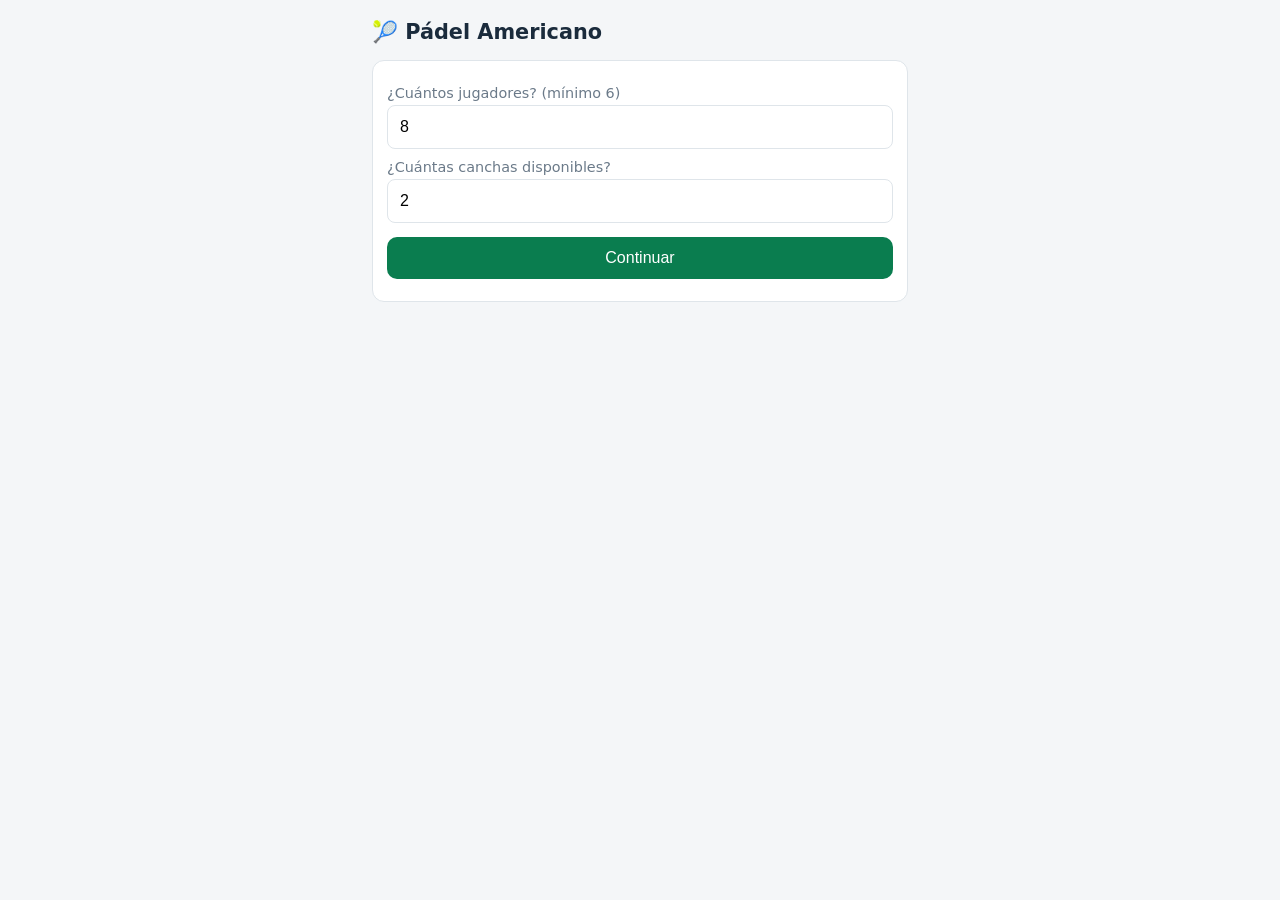
<file: padel-americano/index.html>
<!doctype html>
<html lang="es">
<head>
<meta charset="utf-8">
<meta name="viewport" content="width=device-width, initial-scale=1">
<title>Pádel Americano</title>
<style>
  :root {
    --bg: #f4f6f8; --card: #ffffff; --ink: #1a2b3c; --muted: #6b7a89;
    --accent: #0a7d4f; --accent-ink: #ffffff; --line: #dfe5ea; --warn: #b3261e;
  }
  @media (prefers-color-scheme: dark) {
    :root {
      --bg: #10161c; --card: #1a232c; --ink: #e8edf2; --muted: #93a4b2;
      --accent: #23a06a; --accent-ink: #ffffff; --line: #2b3844; --warn: #ef7a70;
    }
  }
  :root[data-theme="dark"] {
    --bg: #10161c; --card: #1a232c; --ink: #e8edf2; --muted: #93a4b2;
    --accent: #23a06a; --accent-ink: #ffffff; --line: #2b3844; --warn: #ef7a70;
  }
  :root[data-theme="light"] {
    --bg: #f4f6f8; --card: #ffffff; --ink: #1a2b3c; --muted: #6b7a89;
    --accent: #0a7d4f; --accent-ink: #ffffff; --line: #dfe5ea; --warn: #b3261e;
  }
  * { box-sizing: border-box; }
  body { margin: 0; font-family: -apple-system, system-ui, sans-serif; background: var(--bg); color: var(--ink); }
  .wrap { max-width: 560px; margin: 0 auto; padding: 12px 12px 80px; }
  h1 { font-size: 1.3rem; margin: 8px 0 16px; }
  h2 { font-size: 1.05rem; margin: 18px 0 8px; }
  .card { background: var(--card); border: 1px solid var(--line); border-radius: 12px; padding: 14px; margin-bottom: 12px; }
  label { display: block; font-size: .9rem; color: var(--muted); margin: 10px 0 4px; }
  input[type=number], input[type=text] {
    width: 100%; padding: 12px; font-size: 1rem; border: 1px solid var(--line); border-radius: 8px;
  }
  button { font-size: 1rem; border: none; border-radius: 10px; padding: 12px 16px; cursor: pointer; }
  .primary { background: var(--accent); color: var(--accent-ink); width: 100%; margin-top: 14px; }
  .danger { background: transparent; color: var(--warn); border: 1px solid var(--warn); width: 100%; margin-top: 20px; }
  .error { color: var(--warn); font-size: .9rem; margin-top: 8px; }
  .tabs { position: fixed; bottom: 0; left: 0; right: 0; display: flex; background: var(--card); border-top: 1px solid var(--line); }
  .tabs[hidden] { display: none; }
  .tabs button { flex: 1; border-radius: 0; background: var(--card); color: var(--muted); padding: 14px; }
  .tabs button.active { color: var(--accent); font-weight: 700; }
  .match { border-top: 1px solid var(--line); padding: 10px 0; }
  .match:first-of-type { border-top: none; }
  .teams { font-size: .98rem; margin-bottom: 8px; }
  .court { color: var(--muted); font-size: .8rem; }
  .scores { display: flex; gap: 6px; }
  .scores button {
    flex: 1; padding: 10px 0; background: var(--bg); border: 1px solid var(--line); color: var(--ink); font-weight: 600;
  }
  .scores button.sel { background: var(--accent); border-color: var(--accent); color: var(--accent-ink); }
  .byes { color: var(--muted); font-size: .85rem; margin-top: 8px; }
  table { width: 100%; border-collapse: collapse; }
  th, td { text-align: left; padding: 8px 6px; border-bottom: 1px solid var(--line); font-size: .95rem; }
  th { color: var(--muted); font-size: .8rem; text-transform: uppercase; }
  td.num, th.num { text-align: right; }
  .done { color: var(--accent); font-size: .85rem; }
</style>
</head>
<body>
<div class="wrap" id="app"></div>
<div class="tabs" id="tabs" hidden>
  <button id="tabRounds" onclick="ui.tab='rounds';render()">Jornadas</button>
  <button id="tabTable" onclick="ui.tab='table';render()">Tabla</button>
</div>
<script src="engine.js"></script>
<script>
'use strict';
const KEY = 'padel-americano-v1';
const SCORES = [[4,0],[3,1],[2,2],[1,3],[0,4]];
const ui = { tab: 'rounds', setupCount: null };
let tournament = load();

function load() {
  try {
    const raw = localStorage.getItem(KEY);
    if (!raw) return null;
    const t = JSON.parse(raw);
    return t && Array.isArray(t.players) && Array.isArray(t.rounds) ? t : null;
  } catch (e) { return null; }
}
function save() { localStorage.setItem(KEY, JSON.stringify(tournament)); }
function esc(s) {
  return String(s).replace(/[&<>"']/g, c => ({'&':'&amp;','<':'&lt;','>':'&gt;','"':'&quot;',"'":'&#39;'}[c]));
}
function names(team) { return team.map(i => esc(tournament.players[i])).join('/'); }

// --- Pantalla de configuración -------------------------------------------
function renderSetup() {
  const app = document.getElementById('app');
  document.getElementById('tabs').hidden = true;
  if (ui.setupCount === null) {
    app.innerHTML = `
      <h1>🎾 Pádel Americano</h1>
      <div class="card">
        <label>¿Cuántos jugadores? (mínimo 6)</label>
        <input type="number" id="nPlayers" min="6" inputmode="numeric" value="8">
        <label>¿Cuántas canchas disponibles?</label>
        <input type="number" id="nCourts" min="1" inputmode="numeric" value="2">
        <button class="primary" onclick="stepNames()">Continuar</button>
        <div class="error" id="err"></div>
      </div>`;
  } else {
    let fields = '';
    for (let i = 0; i < ui.setupCount; i++) {
      fields += `<label>Jugador ${i + 1}</label><input type="text" id="p${i}" placeholder="Jugador ${i + 1}">`;
    }
    app.innerHTML = `
      <h1>🎾 Nombres de jugadores</h1>
      <div class="card">${fields}
        <button class="primary" onclick="startTournament()">Generar torneo</button>
        <div class="error" id="err"></div>
      </div>`;
  }
}
function stepNames() {
  const n = parseInt(document.getElementById('nPlayers').value, 10);
  const c = parseInt(document.getElementById('nCourts').value, 10);
  if (!Number.isInteger(n) || n < 6) { document.getElementById('err').textContent = 'Se necesitan al menos 6 jugadores.'; return; }
  if (!Number.isInteger(c) || c < 1) { document.getElementById('err').textContent = 'Se necesita al menos 1 cancha.'; return; }
  ui.setupCount = n; ui.setupCourts = c;
  render();
}
function startTournament() {
  const list = [];
  for (let i = 0; i < ui.setupCount; i++) {
    const v = document.getElementById('p' + i).value.trim();
    list.push(v || 'Jugador ' + (i + 1));
  }
  tournament = PadelEngine.createTournament(list, ui.setupCourts);
  ui.setupCount = null; ui.tab = 'rounds';
  save(); render();
  alert('Torneo generado: ' + tournament.rounds.length + ' jornadas.');
}

// --- Torneo ----------------------------------------------------------------
function renderRounds() {
  let html = `<h1>🎾 Jornadas (${tournament.rounds.length})</h1>`;
  tournament.rounds.forEach((round, r) => {
    let matches = '';
    round.matches.forEach((m, i) => {
      const btns = SCORES.map(([a, b]) => {
        const sel = m.score && m.score[0] === a && m.score[1] === b ? ' class="sel"' : '';
        return `<button${sel} onclick="pick(${r},${i},${a},${b})">${a}-${b}</button>`;
      }).join('');
      matches += `
        <div class="match">
          <div class="court">Cancha ${m.court}</div>
          <div class="teams"><b>${names(m.teamA)}</b> vs <b>${names(m.teamB)}</b></div>
          <div class="scores">${btns}</div>
        </div>`;
    });
    const byes = round.byes.length
      ? `<div class="byes">Descansan: ${round.byes.map(i => esc(tournament.players[i])).join(', ')}</div>` : '';
    html += `<div class="card"><h2>Jornada ${r + 1}</h2>${matches}${byes}</div>`;
  });
  html += `<button class="danger" onclick="reset()">Nuevo torneo</button>`;
  return html;
}
function renderTable() {
  const rows = PadelEngine.standings(tournament);
  const total = tournament.rounds.reduce((s, r) => s + r.matches.length, 0);
  const scored = tournament.rounds.reduce((s, r) => s + r.matches.filter(m => m.score).length, 0);
  const trophy = rows[0].points > 0;
  let body = '';
  for (const r of rows) {
    const cup = trophy && r.rank === 1 ? ' 🏆' : '';
    body += `<tr><td>${r.rank}</td><td>${esc(r.name)}${cup}</td><td class="num">${r.points}</td><td class="num">${r.played}</td></tr>`;
  }
  return `<h1>🏆 Tabla de posiciones</h1>
    <div class="card">
      <div class="done">${scored} de ${total} partidos capturados</div>
      <table><thead><tr><th>#</th><th>Jugador</th><th class="num">Puntos</th><th class="num">PJ</th></tr></thead>
      <tbody>${body}</tbody></table>
    </div>`;
}
function pick(r, i, a, b) {
  PadelEngine.setScore(tournament, r, i, [a, b]);
  save(); render();
}
function reset() {
  if (!confirm('¿Seguro? Se borrará el torneo actual.')) return;
  localStorage.removeItem(KEY);
  tournament = null; ui.setupCount = null;
  render();
}
function render() {
  if (!tournament) { renderSetup(); return; }
  const tabs = document.getElementById('tabs');
  tabs.hidden = false;
  document.getElementById('tabRounds').className = ui.tab === 'rounds' ? 'active' : '';
  document.getElementById('tabTable').className = ui.tab === 'table' ? 'active' : '';
  document.getElementById('app').innerHTML = ui.tab === 'rounds' ? renderRounds() : renderTable();
}
render();
</script>
</body>
</html>
</file>
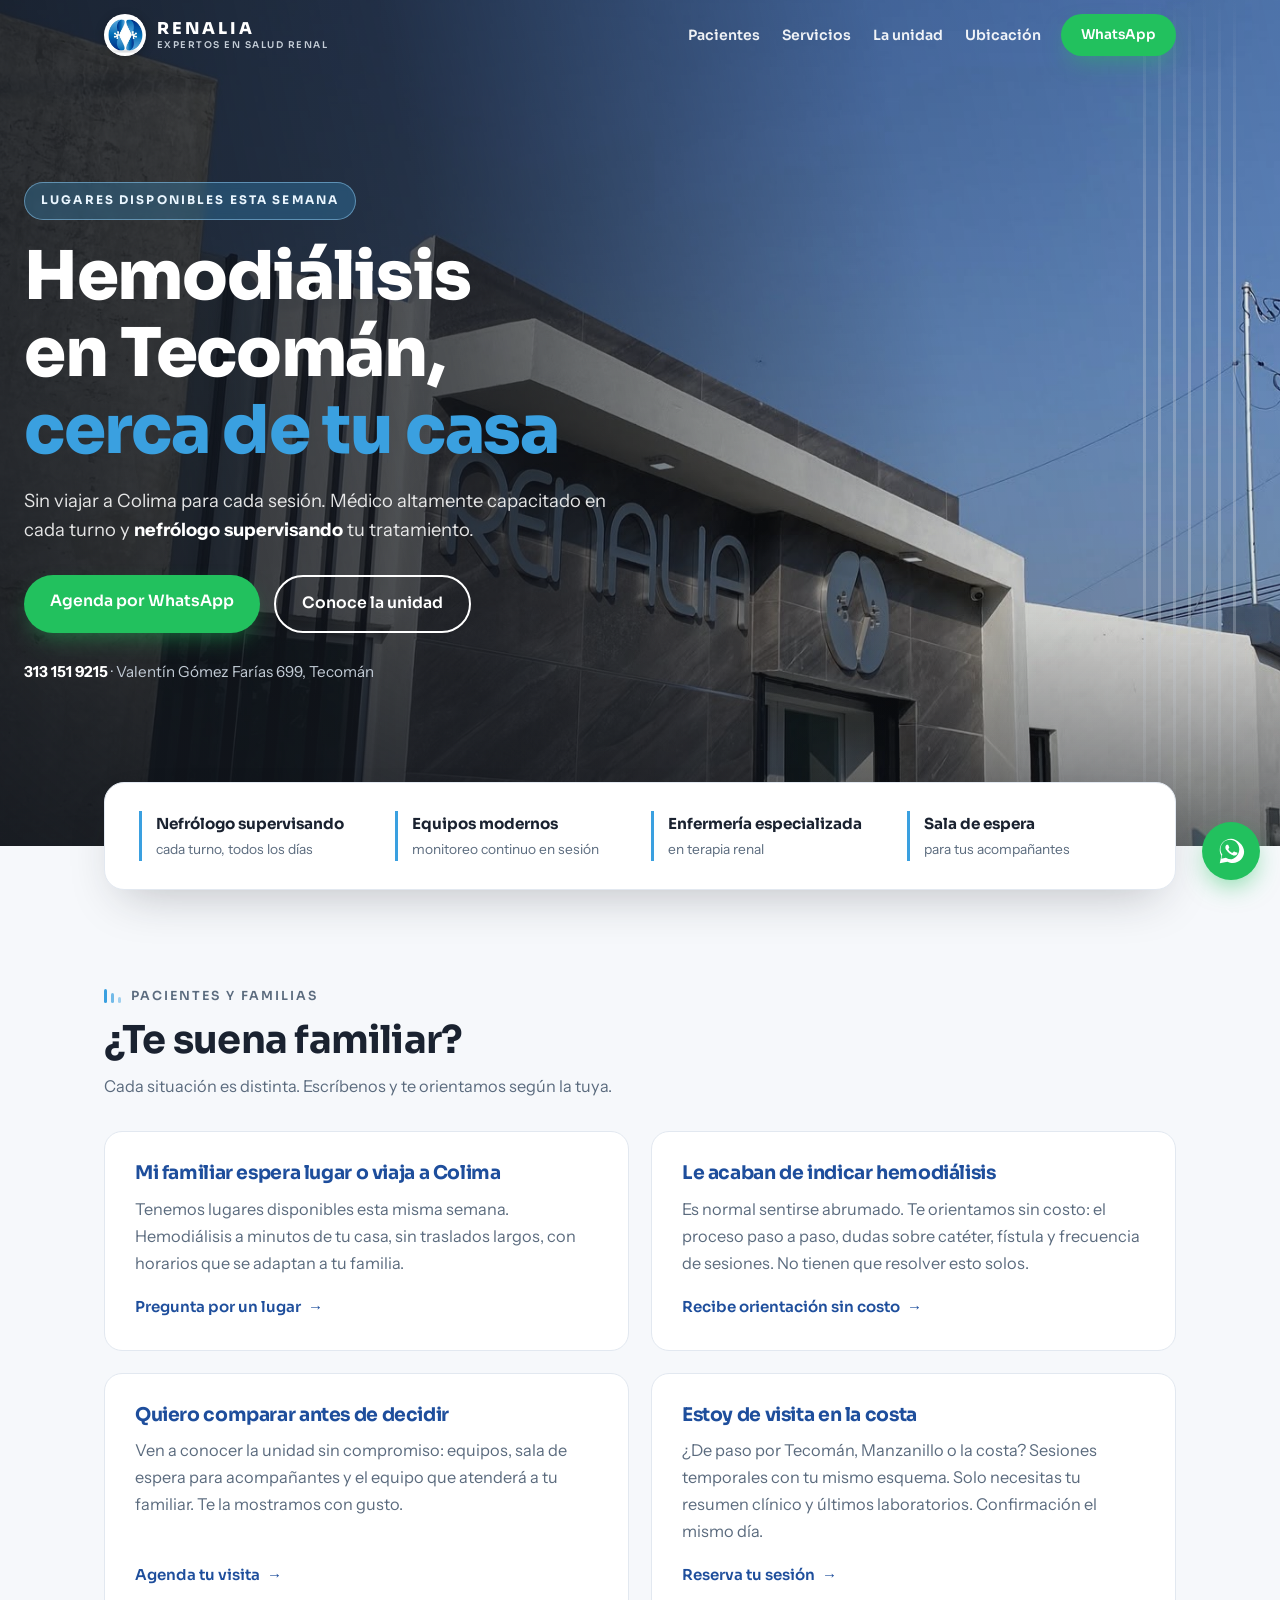
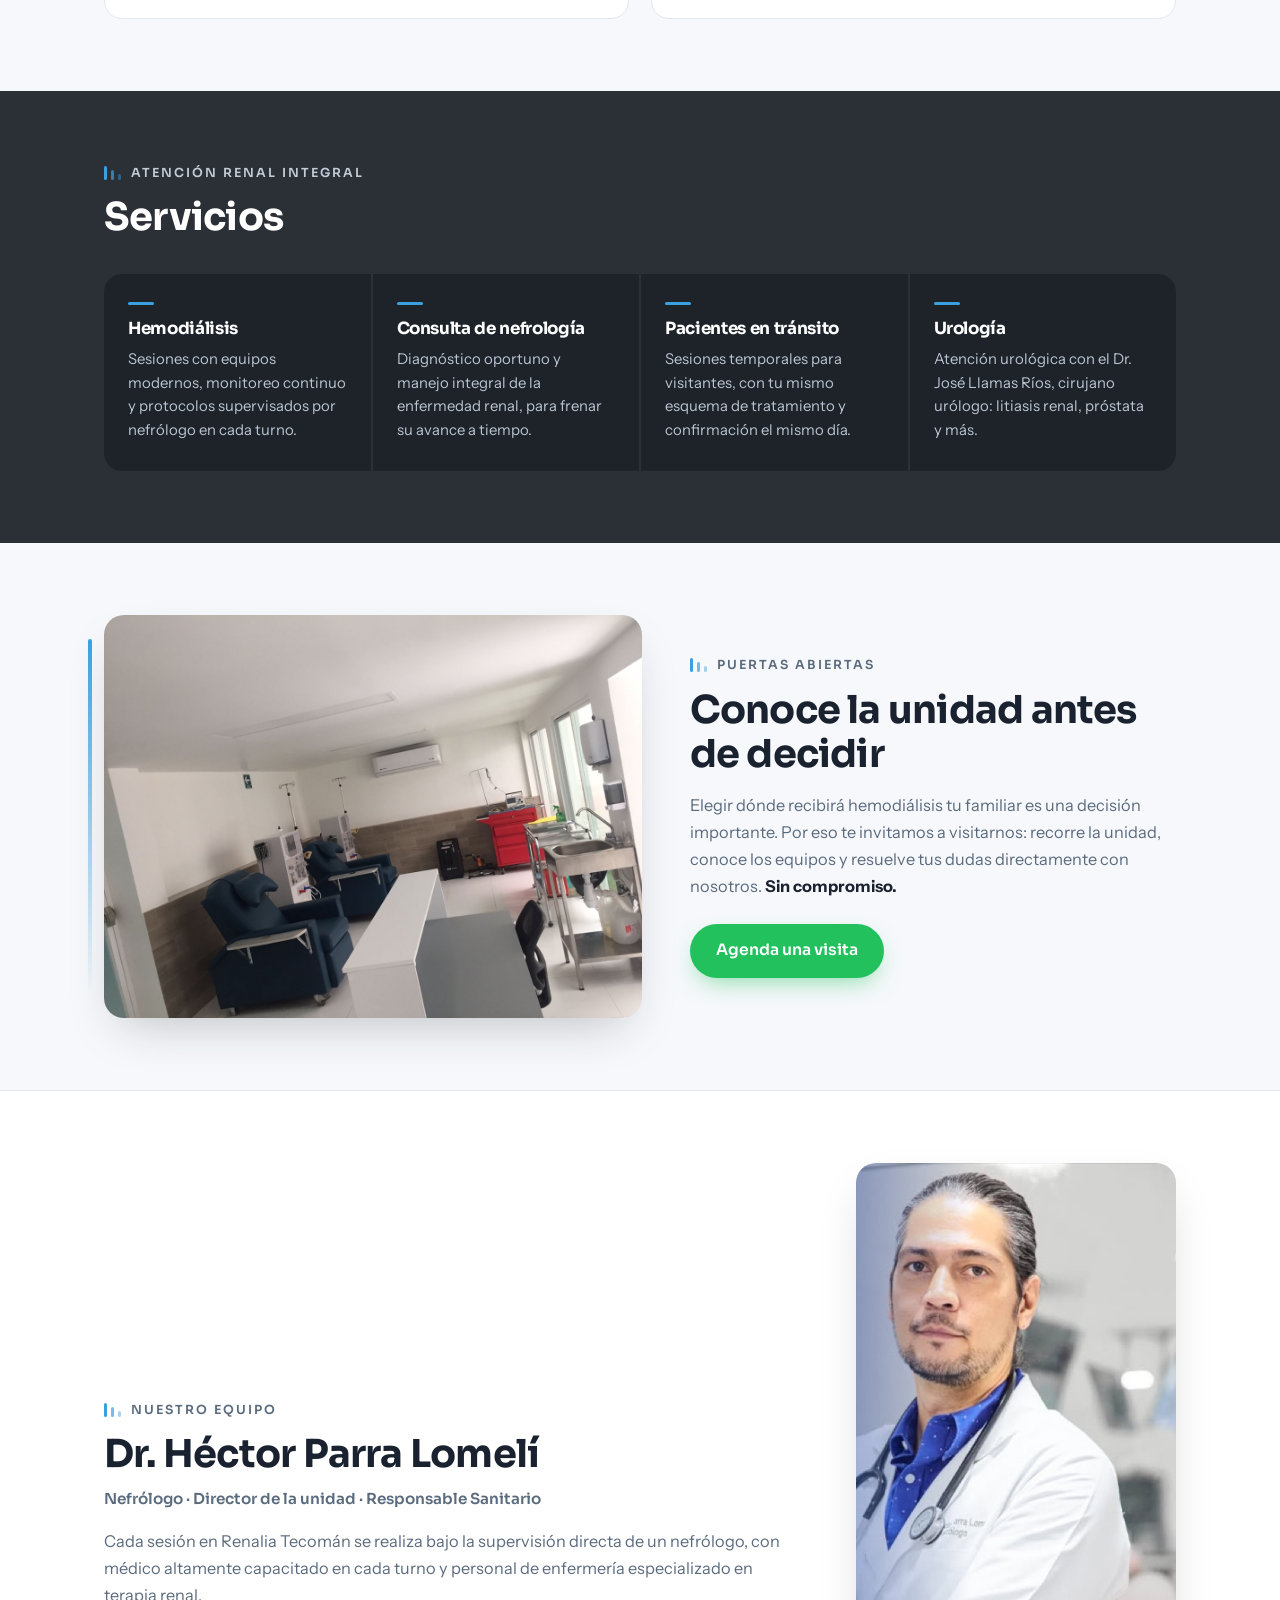
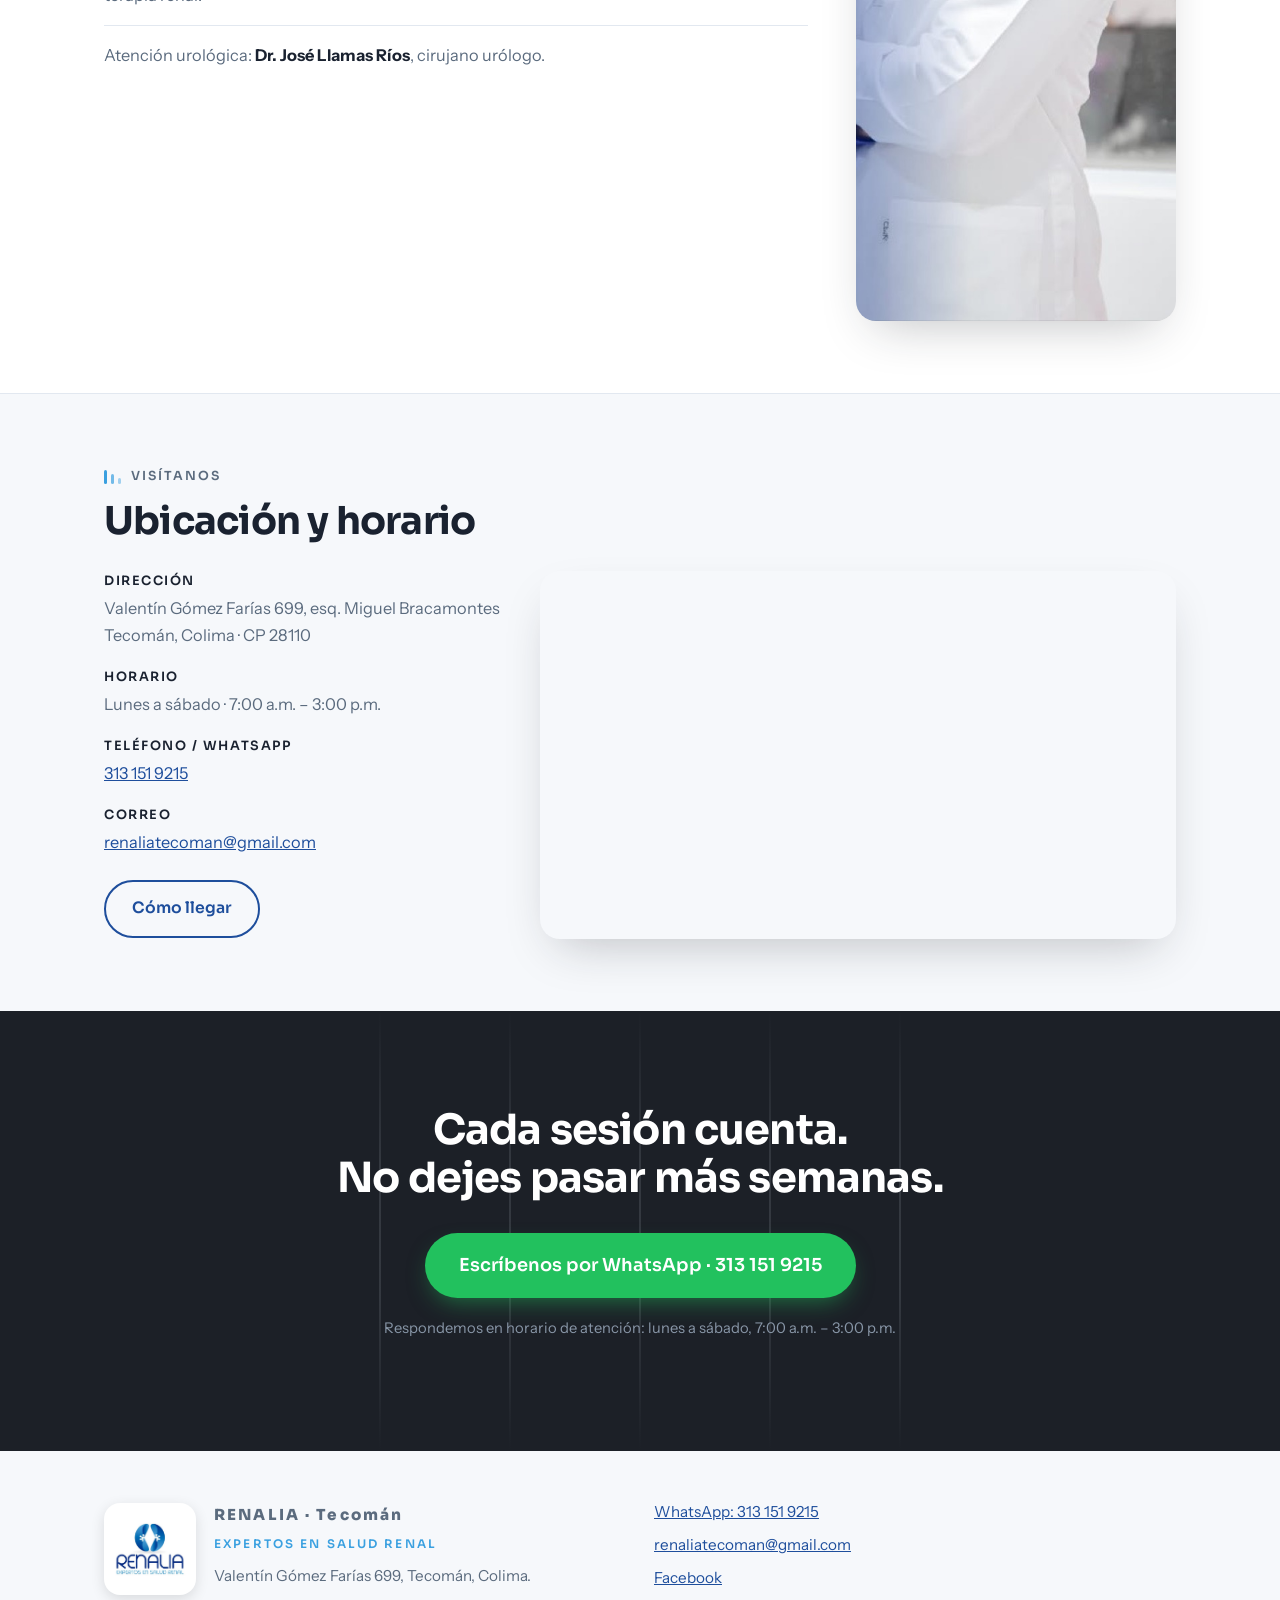
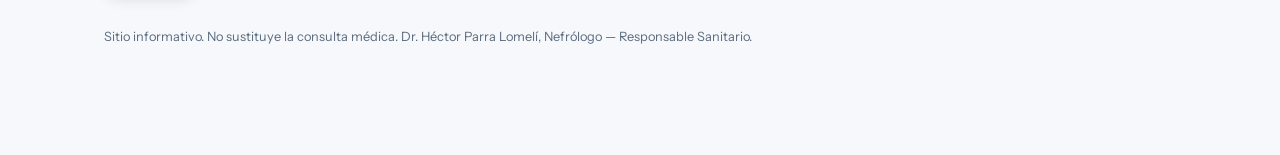
<file: renalia-tecoman/index.html>
<!doctype html>
<html lang="es-MX">
<head>
<meta charset="utf-8">
<meta name="viewport" content="width=device-width, initial-scale=1">
<title>Hemodiálisis en Tecomán | Renalia — Expertos en Salud Renal</title>
<meta name="description" content="Clínica de hemodiálisis en Tecomán, Colima. Lugares disponibles, nefrólogo supervisando cada turno, equipos modernos y sesiones para pacientes en tránsito. Agenda por WhatsApp 313 151 9215.">
<meta property="og:title" content="Hemodiálisis en Tecomán | Renalia">
<meta property="og:description" content="Cerca de tu casa, sin viajar a Colima para cada sesión. Nefrólogo supervisando, equipos modernos y lugares disponibles. Agenda por WhatsApp.">
<meta property="og:type" content="website">
<meta property="og:locale" content="es_MX">
<meta property="og:url" content="https://renaliatecoman.com/">
<meta property="og:image" content="https://renaliatecoman.com/assets/fachada.jpg">
<link rel="canonical" href="https://renaliatecoman.com/">
<link rel="icon" type="image/jpeg" href="assets/logo-icon.jpg">
<link rel="apple-touch-icon" href="assets/logo-icon.jpg">
<link rel="preconnect" href="https://fonts.googleapis.com">
<link rel="preconnect" href="https://fonts.gstatic.com" crossorigin>
<link rel="stylesheet" href="https://fonts.googleapis.com/css2?family=Sora:wght@600;700;800&family=Instrument+Sans:ital,wght@0,400;0,500;0,600;0,700;1,400&display=swap">
<link rel="stylesheet" href="styles.css">
<script type="application/ld+json">
{
  "@context": "https://schema.org",
  "@type": "MedicalClinic",
  "name": "Renalia Tecomán",
  "url": "https://renaliatecoman.com/",
  "image": "https://renaliatecoman.com/assets/fachada.jpg",
  "description": "Clínica de hemodiálisis y nefrología en Tecomán, Colima. Parte del grupo Renalia — Expertos en Salud Renal.",
  "medicalSpecialty": ["Nephrology", "Urology"],
  "telephone": "+523131519215",
  "email": "renaliatecoman@gmail.com",
  "address": {
    "@type": "PostalAddress",
    "streetAddress": "Valentín Gómez Farías 699, esq. Miguel Bracamontes",
    "addressLocality": "Tecomán",
    "addressRegion": "Colima",
    "postalCode": "28110",
    "addressCountry": "MX"
  },
  "geo": { "@type": "GeoCoordinates", "latitude": 18.9215835, "longitude": -103.8777819 },
  "openingHoursSpecification": {
    "@type": "OpeningHoursSpecification",
    "dayOfWeek": ["Monday","Tuesday","Wednesday","Thursday","Friday","Saturday"],
    "opens": "07:00",
    "closes": "15:00"
  },
  "employee": {
    "@type": "Physician",
    "name": "Dr. Héctor Parra Lomelí",
    "medicalSpecialty": "Nephrology",
    "jobTitle": "Nefrólogo, Director de la unidad y Responsable Sanitario"
  },
  "sameAs": [
    "https://www.facebook.com/profile.php?id=100078285939567"
  ]
}
</script>
</head>
<body>

<header class="site-header" id="top">
  <div class="wrap header-inner">
    <a class="brand" href="#inicio">
      <span class="brand-chip"><img src="assets/logo-icon.jpg" alt="" width="272" height="272"></span>
      <span class="brand-name">RENALIA<small>Expertos en Salud Renal</small></span>
    </a>
    <nav class="site-nav" aria-label="Secciones">
      <a href="#situaciones">Pacientes</a>
      <a href="#servicios">Servicios</a>
      <a href="#unidad">La unidad</a>
      <a href="#ubicacion">Ubicación</a>
    </nav>
    <a class="btn btn-wa btn-header" href="https://wa.me/5213131519215?text=Hola%2C%20quiero%20informaci%C3%B3n%20sobre%20hemodi%C3%A1lisis%20en%20Renalia%20Tecom%C3%A1n" target="_blank" rel="noopener">WhatsApp</a>
  </div>
</header>

<main id="inicio">

  <!-- HERO: fachada real de la unidad -->
  <section class="hero">
    <div class="hero-media" aria-hidden="true">
      <img src="assets/fachada.jpg" alt="" width="1536" height="2048" fetchpriority="high" id="heroImg">
      <div class="hero-veil"></div>
    </div>
    <div class="wrap hero-content">
      <p class="badge reveal-load" style="--d:.1s">Lugares disponibles esta semana</p>
      <h1 class="reveal-load" style="--d:.22s">Hemodiálisis<br>en Tecomán,<br><em>cerca de tu casa</em></h1>
      <p class="hero-sub reveal-load" style="--d:.36s">Sin viajar a Colima para cada sesión. Médico altamente capacitado en cada turno y <strong>nefrólogo supervisando</strong> tu tratamiento.</p>
      <div class="hero-ctas reveal-load" style="--d:.5s">
        <a class="btn btn-wa" href="https://wa.me/5213131519215?text=Hola%2C%20quiero%20informaci%C3%B3n%20sobre%20hemodi%C3%A1lisis%20en%20Renalia%20Tecom%C3%A1n" target="_blank" rel="noopener">Agenda por WhatsApp</a>
        <a class="btn btn-outline" href="#unidad">Conoce la unidad</a>
      </div>
      <p class="hero-tel reveal-load" style="--d:.6s"><a href="tel:+523131519215">313 151 9215</a> · Valentín Gómez Farías 699, Tecomán</p>
    </div>
    <div class="hero-louvers" aria-hidden="true"><i></i><i></i><i></i><i></i><i></i><i></i><i></i></div>
  </section>

  <!-- BARRA DE CONFIANZA: flota sobre el corte del hero -->
  <section class="trust" aria-label="Por qué confiar en Renalia">
    <div class="wrap">
      <ul class="trust-card reveal">
        <li><strong>Nefrólogo supervisando</strong><span>cada turno, todos los días</span></li>
        <li><strong>Equipos modernos</strong><span>monitoreo continuo en sesión</span></li>
        <li><strong>Enfermería especializada</strong><span>en terapia renal</span></li>
        <li><strong>Sala de espera</strong><span>para tus acompañantes</span></li>
      </ul>
    </div>
  </section>

  <!-- 4 ÁNGULOS -->
  <section class="situaciones" id="situaciones">
    <div class="wrap">
      <p class="eyebrow reveal"><span class="lv" aria-hidden="true"><i></i><i></i><i></i></span>Pacientes y familias</p>
      <h2 class="reveal">¿Te suena familiar?</h2>
      <p class="section-sub reveal">Cada situación es distinta. Escríbenos y te orientamos según la tuya.</p>
      <div class="cards-grid">

        <article class="card reveal" style="--d:.05s">
          <h3>Mi familiar espera lugar o viaja a Colima</h3>
          <p>Tenemos lugares disponibles esta misma semana. Hemodiálisis a minutos de tu casa, sin traslados largos, con horarios que se adaptan a tu familia.</p>
          <a class="card-cta" href="https://wa.me/5213131519215?text=Hola%2C%20mi%20familiar%20necesita%20lugar%20para%20hemodi%C3%A1lisis%20en%20Tecom%C3%A1n" target="_blank" rel="noopener">Pregunta por un lugar</a>
        </article>

        <article class="card reveal" style="--d:.12s">
          <h3>Le acaban de indicar hemodiálisis</h3>
          <p>Es normal sentirse abrumado. Te orientamos sin costo: el proceso paso a paso, dudas sobre catéter, fístula y frecuencia de sesiones. No tienen que resolver esto solos.</p>
          <a class="card-cta" href="https://wa.me/5213131519215?text=Hola%2C%20me%20acaban%20de%20indicar%20hemodi%C3%A1lisis%20y%20quiero%20orientaci%C3%B3n" target="_blank" rel="noopener">Recibe orientación sin costo</a>
        </article>

        <article class="card reveal" style="--d:.19s">
          <h3>Quiero comparar antes de decidir</h3>
          <p>Ven a conocer la unidad sin compromiso: equipos, sala de espera para acompañantes y el equipo que atenderá a tu familiar. Te la mostramos con gusto.</p>
          <a class="card-cta" href="https://wa.me/5213131519215?text=Hola%2C%20quiero%20agendar%20una%20visita%20para%20conocer%20la%20unidad" target="_blank" rel="noopener">Agenda tu visita</a>
        </article>

        <article class="card reveal" style="--d:.26s">
          <h3>Estoy de visita en la costa</h3>
          <p>¿De paso por Tecomán, Manzanillo o la costa? Sesiones temporales con tu mismo esquema. Solo necesitas tu resumen clínico y últimos laboratorios. Confirmación el mismo día.</p>
          <a class="card-cta" href="https://wa.me/5213131519215?text=Hola%2C%20estoy%20de%20visita%20en%20la%20zona%20y%20necesito%20una%20sesi%C3%B3n%20de%20hemodi%C3%A1lisis" target="_blank" rel="noopener">Reserva tu sesión</a>
        </article>

      </div>
    </div>
  </section>

  <!-- SERVICIOS -->
  <section class="servicios" id="servicios">
    <div class="wrap">
      <p class="eyebrow reveal"><span class="lv" aria-hidden="true"><i></i><i></i><i></i></span>Atención renal integral</p>
      <h2 class="reveal">Servicios</h2>
      <div class="serv-grid">
        <article class="serv reveal" style="--d:.05s">
          <h3>Hemodiálisis</h3>
          <p>Sesiones con equipos modernos, monitoreo continuo y protocolos supervisados por nefrólogo en cada turno.</p>
        </article>
        <article class="serv reveal" style="--d:.12s">
          <h3>Consulta de nefrología</h3>
          <p>Diagnóstico oportuno y manejo integral de la enfermedad renal, para frenar su avance a tiempo.</p>
        </article>
        <article class="serv reveal" style="--d:.19s">
          <h3>Pacientes en tránsito</h3>
          <p>Sesiones temporales para visitantes, con tu mismo esquema de tratamiento y confirmación el mismo día.</p>
        </article>
        <article class="serv reveal" style="--d:.26s">
          <h3>Urología</h3>
          <p>Atención urológica con el Dr. José Llamas Ríos, cirujano urólogo: litiasis renal, próstata y más.</p>
        </article>
      </div>
    </div>
  </section>

  <!-- CONOCE LA UNIDAD -->
  <section class="unidad" id="unidad">
    <div class="wrap unidad-grid">
      <figure class="unidad-photo reveal">
        <img src="assets/unidad-interior.jpg" alt="Interior de la unidad: sillones de hemodiálisis y equipos modernos" width="1600" height="1200" loading="lazy">
      </figure>
      <div class="unidad-copy">
        <p class="eyebrow reveal"><span class="lv" aria-hidden="true"><i></i><i></i><i></i></span>Puertas abiertas</p>
        <h2 class="reveal">Conoce la unidad antes de decidir</h2>
        <p class="reveal">Elegir dónde recibirá hemodiálisis tu familiar es una decisión importante. Por eso te invitamos a visitarnos: recorre la unidad, conoce los equipos y resuelve tus dudas directamente con nosotros. <strong>Sin compromiso.</strong></p>
        <a class="btn btn-wa reveal" href="https://wa.me/5213131519215?text=Hola%2C%20quiero%20agendar%20una%20visita%20para%20conocer%20la%20unidad" target="_blank" rel="noopener">Agenda una visita</a>
      </div>
    </div>
  </section>

  <!-- EQUIPO -->
  <section class="equipo" id="equipo">
    <div class="wrap equipo-grid">
      <div class="equipo-copy">
        <p class="eyebrow reveal"><span class="lv" aria-hidden="true"><i></i><i></i><i></i></span>Nuestro equipo</p>
        <h2 class="reveal">Dr. Héctor Parra Lomelí</h2>
        <p class="cargo reveal">Nefrólogo · Director de la unidad · Responsable Sanitario</p>
        <p class="reveal">Cada sesión en Renalia Tecomán se realiza bajo la supervisión directa de un nefrólogo, con médico altamente capacitado en cada turno y personal de enfermería especializado en terapia renal.</p>
        <p class="equipo-extra reveal">Atención urológica: <strong>Dr. José Llamas Ríos</strong>, cirujano urólogo.</p>
      </div>
      <figure class="equipo-photo reveal">
        <img src="assets/dr-parra.jpg" alt="Dr. Héctor Parra Lomelí, nefrólogo, en la unidad de hemodiálisis" width="465" height="1080" loading="lazy">
      </figure>
    </div>
  </section>

  <!-- UBICACIÓN -->
  <section class="ubicacion" id="ubicacion">
    <div class="wrap">
      <p class="eyebrow reveal"><span class="lv" aria-hidden="true"><i></i><i></i><i></i></span>Visítanos</p>
      <h2 class="reveal">Ubicación y horario</h2>
      <div class="ubicacion-grid">
        <div class="ubicacion-datos reveal">
          <p class="dato"><strong>Dirección</strong>Valentín Gómez Farías 699, esq. Miguel Bracamontes<br>Tecomán, Colima · CP 28110</p>
          <p class="dato"><strong>Horario</strong>Lunes a sábado · 7:00 a.m. – 3:00 p.m.</p>
          <p class="dato"><strong>Teléfono / WhatsApp</strong><a href="tel:+523131519215">313 151 9215</a></p>
          <p class="dato"><strong>Correo</strong><a href="mailto:renaliatecoman@gmail.com">renaliatecoman@gmail.com</a></p>
          <a class="btn btn-outline" href="https://www.google.com/maps/place/Renalia+Tecom%C3%A1n/@18.9215835,-103.8777819,17z" target="_blank" rel="noopener">Cómo llegar</a>
        </div>
        <div class="mapa reveal">
          <iframe
            title="Mapa: Renalia Tecomán"
            src="https://www.google.com/maps?q=Renalia+Tecom%C3%A1n,+Valent%C3%ADn+G%C3%B3mez+Far%C3%ADas+699,+Tecom%C3%A1n&output=embed"
            loading="lazy" referrerpolicy="no-referrer-when-downgrade" allowfullscreen></iframe>
        </div>
      </div>
    </div>
  </section>

  <!-- CTA FINAL -->
  <section class="cta-final">
    <div class="cta-louvers" aria-hidden="true"><i></i><i></i><i></i><i></i><i></i></div>
    <div class="wrap">
      <h2 class="reveal">Cada sesión cuenta.<br>No dejes pasar más semanas.</h2>
      <a class="btn btn-wa btn-grande reveal" href="https://wa.me/5213131519215?text=Hola%2C%20quiero%20informaci%C3%B3n%20sobre%20hemodi%C3%A1lisis%20en%20Renalia%20Tecom%C3%A1n" target="_blank" rel="noopener">Escríbenos por WhatsApp · 313 151 9215</a>
      <p class="cta-nota reveal">Respondemos en horario de atención: lunes a sábado, 7:00 a.m. – 3:00 p.m.</p>
    </div>
  </section>

</main>

<footer class="site-footer">
  <div class="wrap footer-grid">
    <div class="footer-id">
      <img class="footer-logo" src="assets/logo.jpg" alt="Renalia — Expertos en Salud Renal" width="682" height="682" loading="lazy">
      <div>
        <p class="footer-brand">RENALIA · Tecomán</p>
        <p class="footer-slogan">Expertos en Salud Renal</p>
        <p>Valentín Gómez Farías 699, Tecomán, Colima.</p>
      </div>
    </div>
    <div>
      <p><a href="https://wa.me/5213131519215" target="_blank" rel="noopener">WhatsApp: 313 151 9215</a></p>
      <p><a href="mailto:renaliatecoman@gmail.com">renaliatecoman@gmail.com</a></p>
      <p><a href="https://www.facebook.com/profile.php?id=100078285939567" target="_blank" rel="noopener">Facebook</a></p>
    </div>
  </div>
  <div class="wrap footer-legal">
    <p>Sitio informativo. No sustituye la consulta médica. Dr. Héctor Parra Lomelí, Nefrólogo — Responsable Sanitario.</p>
  </div>
</footer>

<a class="wa-float" href="https://wa.me/5213131519215?text=Hola%2C%20quiero%20informaci%C3%B3n%20sobre%20hemodi%C3%A1lisis%20en%20Renalia%20Tecom%C3%A1n" target="_blank" rel="noopener" aria-label="Escribir por WhatsApp">
  <svg viewBox="0 0 32 32" aria-hidden="true"><path d="M16 3C9.4 3 4 8.4 4 15c0 2.1.6 4.2 1.7 6L4 29l8.2-1.6c1.7.9 3.7 1.4 5.8 1.4 6.6 0 12-5.4 12-12S22.6 3 16 3zm0 21.8c-1.8 0-3.5-.5-5-1.3l-.4-.2-4.9 1 1-4.7-.3-.4c-1-1.6-1.6-3.4-1.6-5.2 0-5.5 4.5-10 10-10s10 4.5 10 10-4.4 10.8-9.8 10.8zm5.5-7.3c-.3-.2-1.8-.9-2-1-.3-.1-.5-.2-.7.2-.2.3-.8 1-.9 1.1-.2.2-.3.2-.6.1-.3-.2-1.3-.5-2.4-1.5-.9-.8-1.5-1.8-1.7-2.1-.2-.3 0-.5.1-.6l.5-.6c.2-.2.2-.3.3-.5.1-.2 0-.4 0-.6l-.9-2.2c-.2-.6-.5-.5-.7-.5h-.6c-.2 0-.5.1-.8.4-.3.3-1.1 1-1.1 2.5s1.1 2.9 1.3 3.1c.2.2 2.2 3.4 5.4 4.7.8.3 1.4.5 1.8.7.8.2 1.5.2 2 .1.6-.1 1.8-.7 2.1-1.5.3-.7.3-1.3.2-1.5 0-.1-.3-.2-.6-.4z"/></svg>
</a>

<script>
(function () {
  var reduced = window.matchMedia('(prefers-reduced-motion: reduce)').matches;

  // Revelado al hacer scroll
  var revealed = document.querySelectorAll('.reveal');
  if (reduced || !('IntersectionObserver' in window)) {
    revealed.forEach(function (el) { el.classList.add('in'); });
  } else {
    var io = new IntersectionObserver(function (entries) {
      entries.forEach(function (e) {
        if (e.isIntersecting) { e.target.classList.add('in'); io.unobserve(e.target); }
      });
    }, { threshold: 0.15, rootMargin: '0px 0px -40px 0px' });
    revealed.forEach(function (el) { io.observe(el); });
  }

  // Header sólido al scrollear
  var header = document.querySelector('.site-header');
  var onScroll = function () {
    header.classList.toggle('scrolled', window.scrollY > 40);
  };
  onScroll();
  window.addEventListener('scroll', onScroll, { passive: true });

  // Parallax sutil de la fachada
  var img = document.getElementById('heroImg');
  if (img && !reduced) {
    var ticking = false;
    window.addEventListener('scroll', function () {
      if (ticking) return;
      ticking = true;
      requestAnimationFrame(function () {
        var y = Math.min(window.scrollY, 900);
        img.style.transform = 'translateY(' + y * 0.18 + 'px) scale(1.08)';
        ticking = false;
      });
    }, { passive: true });
  }
})();
</script>

</body>
</html>
</file>
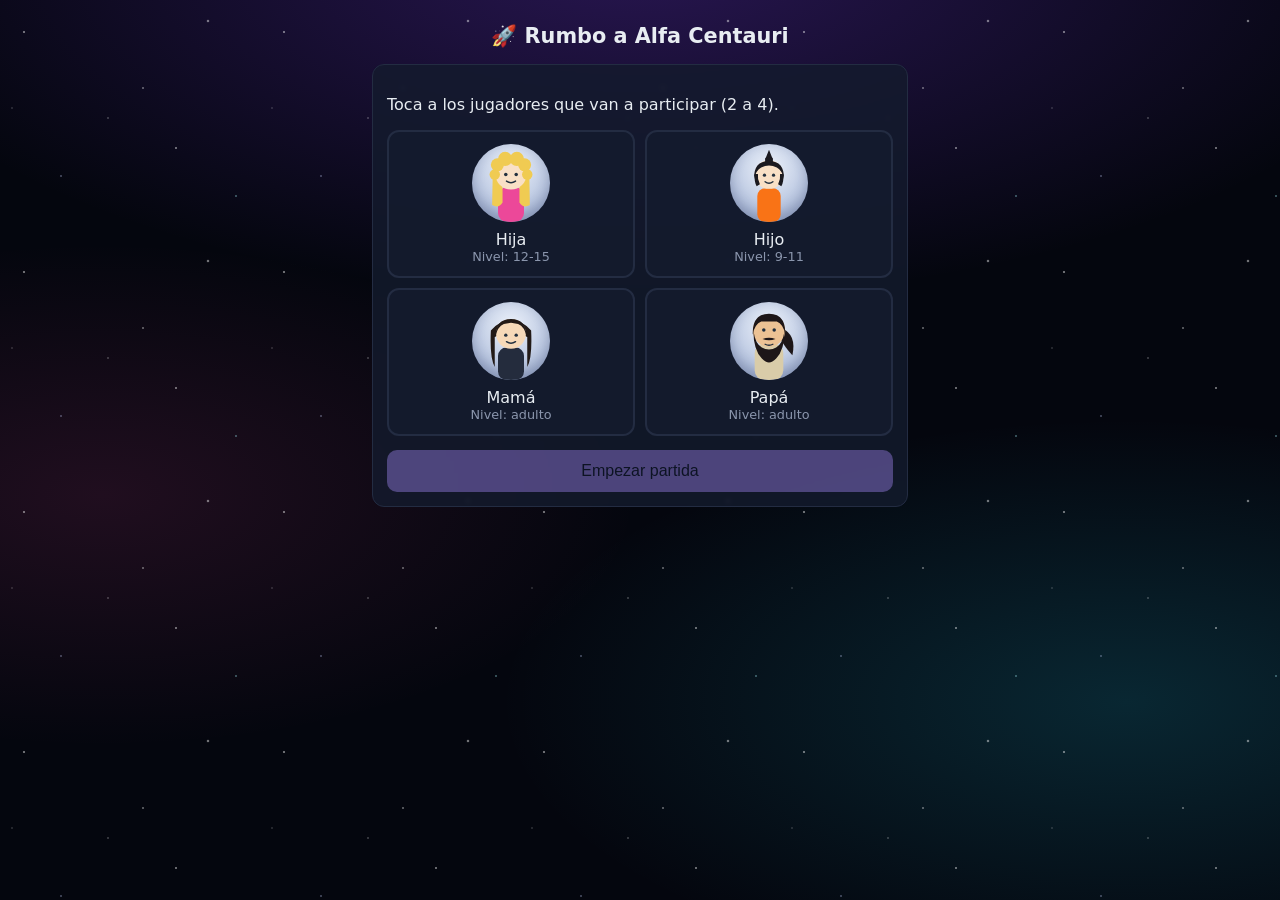
<file: rumbo-alfa-centauri/index.html>
<!doctype html>
<html lang="es">
<head>
<meta charset="utf-8">
<meta name="viewport" content="width=device-width, initial-scale=1">
<title>Rumbo a Alfa Centauri</title>
<style>
  :root {
    --bg: #060912; --bg2: #0f1630; --card: #141b2e; --ink: #e8edf2; --muted: #8b96ad;
    --accent: #a78bfa; --accent-ink: #0b1020; --line: #232c42; --good: #4ade80; --bad: #f87171;
  }
  * { box-sizing: border-box; }
  body {
    margin: 0; font-family: -apple-system, system-ui, sans-serif; color: var(--ink);
    background:
      radial-gradient(ellipse 90% 55% at 50% -5%, rgba(124, 58, 237, .30), transparent 70%),
      radial-gradient(ellipse 70% 45% at 88% 78%, rgba(34, 211, 238, .16), transparent 70%),
      radial-gradient(ellipse 60% 40% at 8% 55%, rgba(236, 72, 153, .12), transparent 70%),
      #04060e;
    background-attachment: fixed;
  }
  /* campo de estrellas: tres capas de distinto tamaño para dar profundidad */
  body::before {
    content: ''; position: fixed; inset: 0; pointer-events: none; z-index: 0;
    background-image:
      radial-gradient(1.6px 1.6px at 24px 32px, #fff, transparent),
      radial-gradient(1.4px 1.4px at 143px 88px, rgba(255,255,255,.85), transparent),
      radial-gradient(1.7px 1.7px at 208px 21px, #fff, transparent),
      radial-gradient(1.2px 1.2px at 61px 176px, rgba(199,210,254,.9), transparent),
      radial-gradient(1.5px 1.5px at 176px 148px, #fff, transparent),
      radial-gradient(1.1px 1.1px at 108px 118px, rgba(255,255,255,.7), transparent),
      radial-gradient(1.3px 1.3px at 236px 196px, rgba(165,243,252,.9), transparent),
      radial-gradient(1px 1px at 12px 108px, rgba(255,255,255,.6), transparent);
    background-size: 260px 240px;
    background-repeat: repeat;
    opacity: .75;
    animation: parpadeo 7s ease-in-out infinite;
  }
  @keyframes parpadeo { 0%, 100% { opacity: .75; } 50% { opacity: .5; } }
  @media (prefers-reduced-motion: reduce) { body::before { animation: none; } }
  .wrap { position: relative; z-index: 1; max-width: 560px; margin: 0 auto; padding: 16px 12px 40px; }
  h1 { font-size: 1.3rem; margin: 8px 0 16px; text-align: center; }
  .card { background: rgba(20, 27, 46, .82); backdrop-filter: blur(2px); border: 1px solid var(--line); border-radius: 12px; padding: 14px; margin-bottom: 12px; }
  .chars { display: grid; grid-template-columns: 1fr 1fr; gap: 10px; }
  .char { background: rgba(20, 27, 46, .82); border: 2px solid var(--line); border-radius: 12px; padding: 12px; text-align: center; cursor: pointer; }
  .char.sel { border-color: var(--accent); background: rgba(46, 26, 92, .9); }
  /* medallón claro: sin él, el cabello oscuro se pierde contra el fondo espacial */
  .char .avatar {
    width: 78px; height: 78px; margin: 0 auto 8px; border-radius: 50%; overflow: hidden;
    display: flex; align-items: flex-end; justify-content: center;
    background: radial-gradient(circle at 50% 32%, #eef3fb, #a8b8d8 78%);
    box-shadow: inset 0 -6px 12px rgba(30, 41, 74, .25);
  }
  .char.sel .avatar { box-shadow: inset 0 -6px 12px rgba(30,41,74,.25), 0 0 0 2px var(--accent); }
  .char .avatar svg { width: 68px; height: 78px; display: block; }
  .char .lvl { color: var(--muted); font-size: .8rem; }
  button { font-size: 1rem; border: none; border-radius: 10px; padding: 12px 16px; cursor: pointer; }
  .primary { background: var(--accent); color: var(--accent-ink); width: 100%; margin-top: 14px; }
  .primary:disabled { opacity: .4; cursor: not-allowed; }
  .board { display: flex; overflow-x: auto; gap: 8px; padding: 10px 4px; background: linear-gradient(180deg, rgba(15,22,48,.85), rgba(6,9,18,.85)); border: 1px solid var(--line); border-radius: 12px; }
  .cell { flex: 0 0 auto; width: 78px; text-align: center; }
  .cell .planet { font-size: 1.6rem; background: rgba(20,27,46,.9); border: 1px solid var(--line); border-radius: 50%; width: 52px; height: 52px; display: flex; align-items: center; justify-content: center; margin: 0 auto; }
  .cell .name { font-size: .68rem; color: var(--muted); margin-top: 4px; }
  .cell .tokens { display: flex; justify-content: center; gap: 3px; flex-wrap: wrap; min-height: 26px; margin-top: 5px; }
  /* misma idea que el medallón: fondo claro para que el pelo oscuro se distinga */
  .ficha {
    width: 24px; height: 24px; border-radius: 50%; overflow: hidden; flex: 0 0 auto;
    display: flex; align-items: flex-end; justify-content: center;
    background: radial-gradient(circle at 50% 32%, #eef3fb, #a8b8d8 78%);
  }
  .ficha svg { width: 21px; height: 24px; display: block; }
  .turn { display: flex; align-items: center; justify-content: center; gap: 8px; font-weight: 700; margin: 12px 0; }
  .turn .ficha { width: 30px; height: 30px; }
  .turn .ficha svg { width: 26px; height: 30px; }
  .stats .ficha { width: 22px; height: 22px; display: inline-flex; vertical-align: middle; margin-right: 6px; }
  .stats .ficha svg { width: 19px; height: 22px; }
  .qcat { color: var(--muted); font-size: .8rem; text-transform: uppercase; }
  .qtext { font-size: 1.1rem; margin: 8px 0 14px; }
  .opt { display: block; width: 100%; text-align: left; background: var(--bg2); border: 1px solid var(--line); color: var(--ink); margin-bottom: 8px; }
  .opt.correct { background: var(--good); color: #06280f; border-color: var(--good); }
  .opt.wrong { background: var(--bad); color: #3a0a0a; border-color: var(--bad); }
  .explain { background: var(--bg2); border-radius: 10px; padding: 10px; margin-top: 10px; font-size: .92rem; }
  .stats { width: 100%; border-collapse: collapse; }
  .stats td, .stats th { padding: 6px; border-bottom: 1px solid var(--line); text-align: left; }
</style>
</head>
<body>
<div class="wrap" id="app"></div>
<script src="data.js"></script>
<script src="engine.js"></script>
<script>
'use strict';
const CATEGORY_LABELS = {
  espacio: 'Espacio y astronomía',
  fisica: 'Física y naturaleza',
  biologia: 'Cuerpo humano y biología',
  quimica: 'Química y materia',
};
const ui = { screen: 'select', selected: [] };
let game = null;

// Avatares diseñados para cada personaje de la familia (no fotos/rostros
// reales, estilo caricatura): hija güera de rizos, hijo con moicana,
// mamá alta de pelo lacio, papá con barba y coleta.
const AVATARS = {
  hija: `<svg viewBox="0 0 100 120"><rect x="30" y="66" width="40" height="54" rx="14" fill="#ec4899"/><path d="M22,40 Q50,12 78,40 L79,94 Q69,100 63,90 L63,52 L37,52 L37,90 Q31,100 21,94Z" fill="#f0cb52"/><circle cx="50" cy="46" r="24" fill="#f9e0c6"/><circle cx="29" cy="32" r="10" fill="#f0cb52"/><circle cx="41" cy="23" r="11" fill="#f0cb52"/><circle cx="59" cy="23" r="11" fill="#f0cb52"/><circle cx="71" cy="32" r="10" fill="#f0cb52"/><circle cx="25" cy="47" r="8" fill="#f0cb52"/><circle cx="75" cy="47" r="8" fill="#f0cb52"/><circle cx="42" cy="47" r="2.7" fill="#22303f"/><circle cx="58" cy="47" r="2.7" fill="#22303f"/><path d="M43,57 Q50,62 57,57" stroke="#22303f" stroke-width="2.2" fill="none" stroke-linecap="round"/></svg>`,
  hijo: `<svg viewBox="0 0 100 120"><rect x="32" y="68" width="36" height="52" rx="12" fill="#f97316"/><circle cx="50" cy="47" r="22" fill="#f9e0c6"/><path d="M27,54 Q26,26 50,26 Q74,26 73,54 Q70,40 62,36 Q56,33 50,33 Q44,33 38,36 Q30,40 27,54Z" fill="#1b1a20"/><path d="M28,46 Q27,58 31,65 L36,62 Q32,54 33,46Z" fill="#1b1a20"/><path d="M72,46 Q73,58 69,65 L64,62 Q68,54 67,46Z" fill="#1b1a20"/><path d="M50,9 L44,24 L48,22 L47,29 L50,24 L53,29 L52,22 L56,24Z" fill="#1b1a20"/><rect x="44" y="20" width="12" height="12" rx="4" fill="#1b1a20"/><circle cx="43" cy="48" r="2.5" fill="#22303f"/><circle cx="57" cy="48" r="2.5" fill="#22303f"/><path d="M44,58 Q50,63 56,58" stroke="#22303f" stroke-width="2.2" fill="none" stroke-linecap="round"/></svg>`,
  mama: `<svg viewBox="0 0 100 120"><rect x="30" y="70" width="40" height="50" rx="13" fill="#242c3d"/><path d="M19,44 Q50,10 81,44 Q83,86 75,100 L75,54 Q50,40 25,54 L25,100 Q17,86 19,44Z" fill="#221a17"/><circle cx="50" cy="49" r="23" fill="#f6d9b8"/><path d="M26,54 Q26,26 50,26 Q74,26 74,54 Q71,38 61,34 L50,32 L39,34 Q29,38 26,54Z" fill="#221a17"/><circle cx="42" cy="51" r="2.6" fill="#22303f"/><circle cx="58" cy="51" r="2.6" fill="#22303f"/><path d="M43,61 Q50,66 57,61" stroke="#22303f" stroke-width="2.2" fill="none" stroke-linecap="round"/></svg>`,
  papa: `<svg viewBox="0 0 100 120"><rect x="28" y="64" width="44" height="56" rx="15" fill="#d9cca9"/><path d="M69,40 Q93,50 86,82 Q75,71 66,54Z" fill="#1d1618"/><circle cx="50" cy="44" r="25" fill="#ecc294"/><path d="M25,50 Q24,18 50,18 Q76,18 75,50 Q72,34 62,30 L38,30 Q28,34 25,50Z" fill="#1d1618"/><path d="M26,44 Q26,74 39,87 Q45,93 50,93 Q55,93 61,87 Q74,74 74,44 Q71,65 61,70 Q56,73 50,73 Q44,73 39,70 Q29,65 26,44Z" fill="#1d1618"/><path d="M40,57 Q50,53 60,57 Q50,61 40,57Z" fill="#1d1618"/><circle cx="42" cy="43" r="2.7" fill="#22303f"/><circle cx="58" cy="43" r="2.7" fill="#22303f"/><path d="M44,65 Q50,68 56,65" stroke="#22303f" stroke-width="2" fill="none" stroke-linecap="round"/></svg>`,
};

function esc(s) {
  return String(s).replace(/[&<>"']/g, (c) => ({ '&': '&amp;', '<': '&lt;', '>': '&gt;', '"': '&quot;', "'": '&#39;' }[c]));
}

function renderSelect() {
  const cards = RumboEngine.CHARACTERS.map((c) => {
    const sel = ui.selected.includes(c.id) ? ' sel' : '';
    return `<div class="char${sel}" onclick="selectCharacter('${c.id}')">
      <div class="avatar">${AVATARS[c.id]}</div>
      <div>${esc(c.name)}</div>
      <div class="lvl">Nivel: ${esc(c.level)}</div>
    </div>`;
  }).join('');
  const canStart = ui.selected.length >= 2 && ui.selected.length <= 4;
  return `<h1>🚀 Rumbo a Alfa Centauri</h1>
    <div class="card">
      <p>Toca a los jugadores que van a participar (2 a 4).</p>
      <div class="chars">${cards}</div>
      <button class="primary" ${canStart ? '' : 'disabled'} onclick="startGame()">Empezar partida</button>
    </div>`;
}
function selectCharacter(id) {
  const i = ui.selected.indexOf(id);
  if (i >= 0) ui.selected.splice(i, 1);
  else if (ui.selected.length < 4) ui.selected.push(id);
  render();
}
function startGame() {
  game = RumboEngine.createGame(ui.selected, QUESTIONS);
  RumboEngine.drawQuestion(game);
  ui.screen = 'play';
  render();
}

function renderPlay() {
  const cells = RumboEngine.BOARD.map((cell, i) => {
    const tokens = game.players
      .filter((p) => p.position === i)
      .map((p) => `<span class="ficha">${AVATARS[p.id]}</span>`)
      .join('');
    return `<div class="cell">
      <div class="planet">${cell.emoji}</div>
      <div class="name">${esc(cell.name)}</div>
      <div class="tokens">${tokens}</div>
    </div>`;
  }).join('');
  const player = RumboEngine.currentPlayer(game);
  const q = game.pendingQuestion;
  const result = game.pendingResult;
  let optsHtml = '';
  q.options.forEach((opt, i) => {
    let cls = 'opt';
    if (result) {
      if (i === q.correctIndex) cls += ' correct';
      else if (i === result.optionIndex) cls += ' wrong';
    }
    const attr = result ? '' : `onclick="answer(${i})"`;
    optsHtml += `<button class="${cls}" ${attr}>${esc(opt)}</button>`;
  });
  let footer = '';
  if (result) {
    footer = `<div class="explain">${result.correct ? '✅ ¡Correcto! ' : '❌ No era esa. '}${esc(q.explanation)}</div>
      <button class="primary" onclick="continueTurn()">Continuar</button>`;
  }
  return `<div class="board">${cells}</div>
    <div class="turn"><span class="ficha">${AVATARS[player.id]}</span> Turno de ${esc(player.name)}</div>
    <div class="card">
      <div class="qcat">${esc(CATEGORY_LABELS[q.category])}</div>
      <div class="qtext">${esc(q.question)}</div>
      ${optsHtml}
      ${footer}
    </div>`;
}
function answer(i) {
  RumboEngine.submitAnswer(game, i);
  render();
}
function continueTurn() {
  RumboEngine.advanceTurn(game);
  if (game.winnerId) { ui.screen = 'victory'; }
  else { RumboEngine.drawQuestion(game); }
  render();
}
function renderVictory() {
  const winner = game.players.find((p) => p.id === game.winnerId);
  const rows = game.players.map((p) =>
    `<tr><td><span class="ficha">${AVATARS[p.id]}</span>${esc(p.name)}</td><td>${p.correct}</td><td>${p.wrong}</td></tr>`
  ).join('');
  return `<h1>🏆 ¡${esc(winner.name)} llegó a Alfa Centauri!</h1>
    <div class="card">
      <table class="stats"><thead><tr><th>Jugador</th><th>Aciertos</th><th>Fallos</th></tr></thead>
      <tbody>${rows}</tbody></table>
      <button class="primary" onclick="playAgain()">Jugar de nuevo</button>
    </div>`;
}
function playAgain() {
  game = null;
  ui.screen = 'select';
  ui.selected = [];
  render();
}
function render() {
  const app = document.getElementById('app');
  if (ui.screen === 'select') app.innerHTML = renderSelect();
  else if (ui.screen === 'play') app.innerHTML = renderPlay();
  else app.innerHTML = renderVictory();
}
render();
</script>
</body>
</html>
</file>
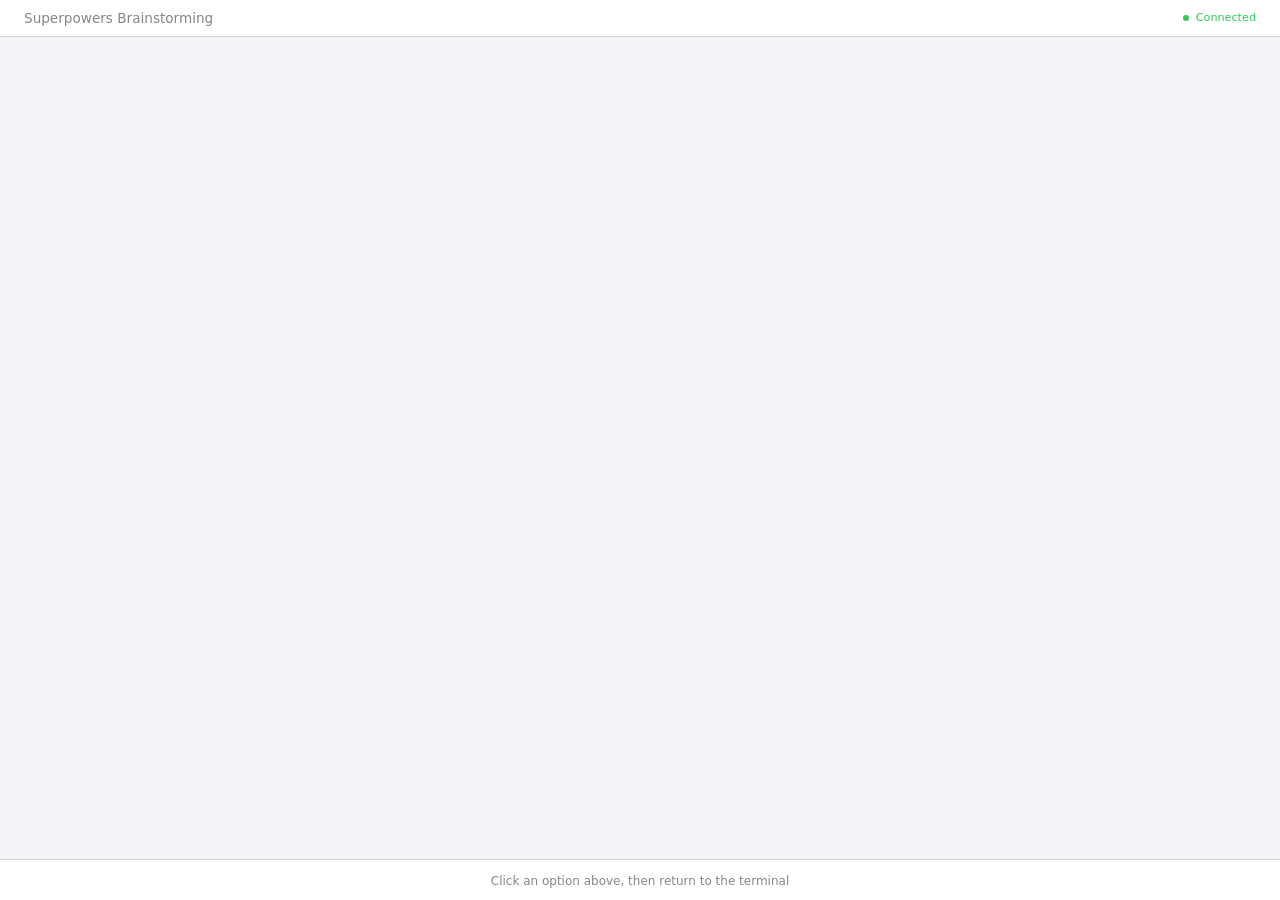
<file: skills/brainstorming/scripts/frame-template.html>
<!DOCTYPE html>
<html>
<head>
  <meta charset="utf-8">
  <title>Superpowers Brainstorming</title>
  <style>
    /*
     * BRAINSTORM COMPANION FRAME TEMPLATE
     *
     * This template provides a consistent frame with:
     * - OS-aware light/dark theming
     * - Fixed header and selection indicator bar
     * - Scrollable main content area
     * - CSS helpers for common UI patterns
     *
     * Content is injected via placeholder comment in #claude-content.
     */

    * { box-sizing: border-box; margin: 0; padding: 0; }
    html, body { height: 100%; overflow: hidden; }

    /* ===== THEME VARIABLES ===== */
    :root {
      --bg-primary: #f5f5f7;
      --bg-secondary: #ffffff;
      --bg-tertiary: #e5e5e7;
      --border: #d1d1d6;
      --text-primary: #1d1d1f;
      --text-secondary: #86868b;
      --text-tertiary: #aeaeb2;
      --accent: #0071e3;
      --accent-hover: #0077ed;
      --success: #34c759;
      --warning: #ff9f0a;
      --error: #ff3b30;
      --selected-bg: #e8f4fd;
      --selected-border: #0071e3;
    }

    @media (prefers-color-scheme: dark) {
      :root {
        --bg-primary: #1d1d1f;
        --bg-secondary: #2d2d2f;
        --bg-tertiary: #3d3d3f;
        --border: #424245;
        --text-primary: #f5f5f7;
        --text-secondary: #86868b;
        --text-tertiary: #636366;
        --accent: #0a84ff;
        --accent-hover: #409cff;
        --selected-bg: rgba(10, 132, 255, 0.15);
        --selected-border: #0a84ff;
      }
    }

    body {
      font-family: system-ui, -apple-system, BlinkMacSystemFont, sans-serif;
      background: var(--bg-primary);
      color: var(--text-primary);
      display: flex;
      flex-direction: column;
      line-height: 1.5;
    }

    /* ===== FRAME STRUCTURE ===== */
    .header {
      background: var(--bg-secondary);
      padding: 0.5rem 1.5rem;
      display: flex;
      justify-content: space-between;
      align-items: center;
      border-bottom: 1px solid var(--border);
      flex-shrink: 0;
    }
    .header h1 { font-size: 0.85rem; font-weight: 500; color: var(--text-secondary); }
    .header .status { font-size: 0.7rem; color: var(--success); display: flex; align-items: center; gap: 0.4rem; }
    .header .status::before { content: ''; width: 6px; height: 6px; background: var(--success); border-radius: 50%; }

    .main { flex: 1; overflow-y: auto; }
    #claude-content { padding: 2rem; min-height: 100%; }

    .indicator-bar {
      background: var(--bg-secondary);
      border-top: 1px solid var(--border);
      padding: 0.5rem 1.5rem;
      flex-shrink: 0;
      text-align: center;
    }
    .indicator-bar span {
      font-size: 0.75rem;
      color: var(--text-secondary);
    }
    .indicator-bar .selected-text {
      color: var(--accent);
      font-weight: 500;
    }

    /* ===== TYPOGRAPHY ===== */
    h2 { font-size: 1.5rem; font-weight: 600; margin-bottom: 0.5rem; }
    h3 { font-size: 1.1rem; font-weight: 600; margin-bottom: 0.25rem; }
    .subtitle { color: var(--text-secondary); margin-bottom: 1.5rem; }
    .section { margin-bottom: 2rem; }
    .label { font-size: 0.7rem; color: var(--text-secondary); text-transform: uppercase; letter-spacing: 0.05em; margin-bottom: 0.5rem; }

    /* ===== OPTIONS (for A/B/C choices) ===== */
    .options { display: flex; flex-direction: column; gap: 0.75rem; }
    .option {
      background: var(--bg-secondary);
      border: 2px solid var(--border);
      border-radius: 12px;
      padding: 1rem 1.25rem;
      cursor: pointer;
      transition: all 0.15s ease;
      display: flex;
      align-items: flex-start;
      gap: 1rem;
    }
    .option:hover { border-color: var(--accent); }
    .option.selected { background: var(--selected-bg); border-color: var(--selected-border); }
    .option .letter {
      background: var(--bg-tertiary);
      color: var(--text-secondary);
      width: 1.75rem; height: 1.75rem;
      border-radius: 6px;
      display: flex; align-items: center; justify-content: center;
      font-weight: 600; font-size: 0.85rem; flex-shrink: 0;
    }
    .option.selected .letter { background: var(--accent); color: white; }
    .option .content { flex: 1; }
    .option .content h3 { font-size: 0.95rem; margin-bottom: 0.15rem; }
    .option .content p { color: var(--text-secondary); font-size: 0.85rem; margin: 0; }

    /* ===== CARDS (for showing designs/mockups) ===== */
    .cards { display: grid; grid-template-columns: repeat(auto-fit, minmax(280px, 1fr)); gap: 1rem; }
    .card {
      background: var(--bg-secondary);
      border: 1px solid var(--border);
      border-radius: 12px;
      overflow: hidden;
      cursor: pointer;
      transition: all 0.15s ease;
    }
    .card:hover { border-color: var(--accent); transform: translateY(-2px); box-shadow: 0 4px 12px rgba(0,0,0,0.1); }
    .card.selected { border-color: var(--selected-border); border-width: 2px; }
    .card-image { background: var(--bg-tertiary); aspect-ratio: 16/10; display: flex; align-items: center; justify-content: center; }
    .card-body { padding: 1rem; }
    .card-body h3 { margin-bottom: 0.25rem; }
    .card-body p { color: var(--text-secondary); font-size: 0.85rem; }

    /* ===== MOCKUP CONTAINER ===== */
    .mockup {
      background: var(--bg-secondary);
      border: 1px solid var(--border);
      border-radius: 12px;
      overflow: hidden;
      margin-bottom: 1.5rem;
    }
    .mockup-header {
      background: var(--bg-tertiary);
      padding: 0.5rem 1rem;
      font-size: 0.75rem;
      color: var(--text-secondary);
      border-bottom: 1px solid var(--border);
    }
    .mockup-body { padding: 1.5rem; }

    /* ===== SPLIT VIEW (side-by-side comparison) ===== */
    .split { display: grid; grid-template-columns: 1fr 1fr; gap: 1.5rem; }
    @media (max-width: 700px) { .split { grid-template-columns: 1fr; } }

    /* ===== PROS/CONS ===== */
    .pros-cons { display: grid; grid-template-columns: 1fr 1fr; gap: 1rem; margin: 1rem 0; }
    .pros, .cons { background: var(--bg-secondary); border-radius: 8px; padding: 1rem; }
    .pros h4 { color: var(--success); font-size: 0.85rem; margin-bottom: 0.5rem; }
    .cons h4 { color: var(--error); font-size: 0.85rem; margin-bottom: 0.5rem; }
    .pros ul, .cons ul { margin-left: 1.25rem; font-size: 0.85rem; color: var(--text-secondary); }
    .pros li, .cons li { margin-bottom: 0.25rem; }

    /* ===== PLACEHOLDER (for mockup areas) ===== */
    .placeholder {
      background: var(--bg-tertiary);
      border: 2px dashed var(--border);
      border-radius: 8px;
      padding: 2rem;
      text-align: center;
      color: var(--text-tertiary);
    }

    /* ===== INLINE MOCKUP ELEMENTS ===== */
    .mock-nav { background: var(--accent); color: white; padding: 0.75rem 1rem; display: flex; gap: 1.5rem; font-size: 0.9rem; }
    .mock-sidebar { background: var(--bg-tertiary); padding: 1rem; min-width: 180px; }
    .mock-content { padding: 1.5rem; flex: 1; }
    .mock-button { background: var(--accent); color: white; border: none; padding: 0.5rem 1rem; border-radius: 6px; font-size: 0.85rem; }
    .mock-input { background: var(--bg-primary); border: 1px solid var(--border); border-radius: 6px; padding: 0.5rem; width: 100%; }
  </style>
</head>
<body>
  <div class="header">
    <h1><a href="https://github.com/obra/superpowers" style="color: inherit; text-decoration: none;">Superpowers Brainstorming</a></h1>
    <div class="status">Connected</div>
  </div>

  <div class="main">
    <div id="claude-content">
      <!-- CONTENT -->
    </div>
  </div>

  <div class="indicator-bar">
    <span id="indicator-text">Click an option above, then return to the terminal</span>
  </div>

</body>
</html>
</file>
<file: renalia-tecoman/styles.css>
/* =====================================================================
   Renalia Tecomán — sistema de diseño derivado de la fachada real:
   piedra carbón, blanco, cromo y persianas verticales (motivo firma).
   Display: Sora (eco de las letras cromadas) · Cuerpo: Instrument Sans
   ===================================================================== */
:root {
  --bg: #f6f8fb; --card: #ffffff; --ink: #1a2230; --muted: #5b6b7e;
  --primary: #1e4e9c; --accent: #3aa0e0;
  --stone: #2b2f36; --stone-deep: #1c2027; --chrome: #c3ccd6;
  --line: #e2e8f0; --wa: #22c15e; --wa-ink: #ffffff;
  --shadow: 0 20px 50px -18px rgba(28, 32, 39, .28);
}
@media (prefers-color-scheme: dark) {
  :root {
    --bg: #0f141b; --card: #1a212b; --ink: #eaeff5; --muted: #93a3b6;
    --primary: #6ea8ec; --accent: #58aee6;
    --stone: #232830; --stone-deep: #14181f; --chrome: #7f8ea0;
    --line: #2a3340; --wa: #25d366; --wa-ink: #06280f;
    --shadow: 0 20px 50px -18px rgba(0, 0, 0, .55);
  }
}
:root[data-theme="dark"] {
  --bg: #0f141b; --card: #1a212b; --ink: #eaeff5; --muted: #93a3b6;
  --primary: #6ea8ec; --accent: #58aee6;
  --stone: #232830; --stone-deep: #14181f; --chrome: #7f8ea0;
  --line: #2a3340; --wa: #25d366; --wa-ink: #06280f;
  --shadow: 0 20px 50px -18px rgba(0, 0, 0, .55);
}
:root[data-theme="light"] {
  --bg: #f6f8fb; --card: #ffffff; --ink: #1a2230; --muted: #5b6b7e;
  --primary: #1e4e9c; --accent: #3aa0e0;
  --stone: #2b2f36; --stone-deep: #1c2027; --chrome: #c3ccd6;
  --line: #e2e8f0; --wa: #22c15e; --wa-ink: #ffffff;
  --shadow: 0 20px 50px -18px rgba(28, 32, 39, .28);
}

* { box-sizing: border-box; }
html { scroll-behavior: smooth; }
body {
  margin: 0; background: var(--bg); color: var(--ink);
  font-family: "Instrument Sans", -apple-system, system-ui, sans-serif;
  line-height: 1.65; font-size: 1.02rem;
}
img { max-width: 100%; height: auto; display: block; }
a { color: var(--primary); }
h1, h2, h3 { font-family: "Sora", -apple-system, sans-serif; line-height: 1.15; letter-spacing: -0.02em; }
h2 { font-size: clamp(1.7rem, 3.6vw, 2.4rem); font-weight: 700; margin: 0 0 10px; }

.wrap { max-width: 1120px; margin: 0 auto; padding: 0 24px; }
section { padding: 72px 0; }
.section-sub { color: var(--muted); margin: 0 0 32px; }

/* ===== Motivo firma: persianas verticales (de la fachada) ===== */
.lv { display: inline-flex; gap: 4px; margin-right: 10px; vertical-align: -2px; }
.lv i { width: 3px; height: 14px; background: var(--accent); border-radius: 2px; display: block; }
.lv i:nth-child(2) { height: 10px; align-self: flex-end; opacity: .7; }
.lv i:nth-child(3) { height: 6px; align-self: flex-end; opacity: .45; }
.eyebrow {
  font-family: "Sora", sans-serif; font-size: .78rem; font-weight: 600;
  letter-spacing: .16em; text-transform: uppercase; color: var(--muted);
  margin: 0 0 12px; display: flex; align-items: center;
}

/* ===== Revelados ===== */
.reveal, .reveal-load { opacity: 0; transform: translateY(22px); }
.reveal { transition: opacity .7s ease var(--d, 0s), transform .7s cubic-bezier(.2,.7,.2,1) var(--d, 0s); }
.reveal.in { opacity: 1; transform: none; }
.reveal-load { animation: rise .8s cubic-bezier(.2,.7,.2,1) var(--d, 0s) forwards; }
@keyframes rise { to { opacity: 1; transform: none; } }
@media (prefers-reduced-motion: reduce) {
  .reveal, .reveal-load { opacity: 1 !important; transform: none !important; animation: none !important; transition: none !important; }
  html { scroll-behavior: auto; }
}

/* ===== Botones ===== */
.btn {
  display: inline-block; padding: 14px 26px; border-radius: 999px;
  font-family: "Sora", sans-serif; font-weight: 600; font-size: .98rem;
  text-decoration: none; text-align: center;
  transition: transform .18s ease, box-shadow .18s ease, background .18s ease;
}
.btn:hover { transform: translateY(-2px); }
.btn:active { transform: translateY(0); }
.btn-wa { background: var(--wa); color: var(--wa-ink); box-shadow: 0 10px 24px -8px rgba(34, 193, 94, .55); }
.btn-wa:hover { box-shadow: 0 14px 30px -8px rgba(34, 193, 94, .65); }
.btn-outline { border: 2px solid currentColor; color: var(--primary); background: transparent; }
.btn-grande { font-size: 1.12rem; padding: 18px 34px; }

/* ===== Header ===== */
.site-header {
  position: fixed; top: 0; left: 0; right: 0; z-index: 50;
  transition: background .3s ease, box-shadow .3s ease;
}
.site-header.scrolled {
  background: color-mix(in srgb, var(--card) 92%, transparent);
  backdrop-filter: blur(10px);
  box-shadow: 0 1px 0 var(--line);
}
.header-inner { display: flex; align-items: center; gap: 20px; padding: 14px 24px; }
.brand { display: flex; align-items: center; gap: 11px; text-decoration: none; }
.brand-chip {
  width: 42px; height: 42px; border-radius: 50%; background: #fff;
  display: grid; place-items: center; overflow: hidden; flex: none;
  box-shadow: 0 2px 10px rgba(0, 0, 0, .25);
}
.brand-chip img { width: 86%; height: 86%; object-fit: contain; }
.brand-name {
  font-family: "Sora", sans-serif; font-weight: 800; letter-spacing: .18em;
  font-size: 1.02rem; color: #fff; display: flex; flex-direction: column; line-height: 1.2; gap: 1px;
}
.brand-name small { font-size: .58rem; font-weight: 600; letter-spacing: .16em; color: var(--chrome); text-transform: uppercase; }
.site-header.scrolled .brand-name { color: var(--ink); }
.site-nav { display: flex; gap: 22px; margin-left: auto; }
.site-nav a {
  font-family: "Sora", sans-serif; text-decoration: none; font-size: .88rem; font-weight: 600;
  color: rgba(255, 255, 255, .92);
}
.site-header.scrolled .site-nav a { color: var(--ink); }
.site-nav a:hover { color: var(--accent); }
.btn-header { padding: 10px 20px; font-size: .85rem; }

/* ===== Hero: la fachada ===== */
.hero {
  position: relative; min-height: min(94vh, 960px);
  display: flex; align-items: center; overflow: hidden;
  padding: 140px 0 120px; color: #fff;
}
.hero-media { position: absolute; inset: 0; }
.hero-media img {
  width: 100%; height: 100%; object-fit: cover; object-position: 62% 38%;
  transform: scale(1.08); will-change: transform;
}
.hero-veil {
  position: absolute; inset: 0;
  background:
    linear-gradient(78deg, rgba(18, 22, 29, .93) 0%, rgba(18, 22, 29, .72) 38%, rgba(18, 22, 29, .18) 72%, rgba(18, 22, 29, .05) 100%),
    linear-gradient(to top, rgba(18, 22, 29, .55) 0%, transparent 28%);
}
.hero-content { position: relative; z-index: 2; max-width: 640px; margin-left: 0; }
.hero h1 {
  font-size: clamp(2.5rem, 6.2vw, 4.2rem); font-weight: 800; margin: 18px 0 16px;
}
.hero h1 em { font-style: normal; color: var(--accent); }
.hero-sub { font-size: 1.15rem; line-height: 1.6; color: rgba(255, 255, 255, .88); margin: 0 0 30px; max-width: 34em; }
.hero-sub strong { color: #fff; }
.badge {
  display: inline-block; margin: 0;
  font-family: "Sora", sans-serif; font-size: .74rem; font-weight: 700;
  letter-spacing: .18em; text-transform: uppercase;
  color: #eaf6ff; background: rgba(58, 160, 224, .28);
  border: 1px solid rgba(139, 200, 240, .55);
  padding: 8px 16px; border-radius: 999px; backdrop-filter: blur(4px);
}
.hero-ctas { display: flex; flex-wrap: wrap; gap: 14px; }
.hero-ctas .btn-outline { color: #fff; }
.hero-tel { margin: 26px 0 0; font-size: .95rem; color: var(--chrome); }
.hero-tel a { color: #fff; font-weight: 700; text-decoration: none; }
.hero-louvers {
  position: absolute; right: 44px; bottom: 0; top: 0; z-index: 1;
  display: flex; gap: 12px; align-items: stretch; pointer-events: none;
}
.hero-louvers i {
  width: 3px; background: linear-gradient(to bottom, transparent, rgba(195, 204, 214, .35) 30%, rgba(195, 204, 214, .35) 70%, transparent);
  transform-origin: top; animation: louver 1.1s cubic-bezier(.2,.7,.2,1) both;
}
.hero-louvers i:nth-child(2) { animation-delay: .08s; }
.hero-louvers i:nth-child(3) { animation-delay: .16s; }
.hero-louvers i:nth-child(4) { animation-delay: .24s; }
.hero-louvers i:nth-child(5) { animation-delay: .32s; }
.hero-louvers i:nth-child(6) { animation-delay: .4s; }
.hero-louvers i:nth-child(7) { animation-delay: .48s; }
@keyframes louver { from { transform: scaleY(0); } to { transform: scaleY(1); } }
@media (prefers-reduced-motion: reduce) { .hero-louvers i { animation: none; } }

/* ===== Barra de confianza flotante ===== */
.trust { padding: 0; position: relative; z-index: 3; }
.trust-card {
  list-style: none; margin: -64px 0 0; padding: 28px 34px;
  background: var(--card); border-radius: 20px; box-shadow: var(--shadow);
  border: 1px solid var(--line);
  display: grid; grid-template-columns: repeat(4, 1fr); gap: 22px;
}
.trust-card li { display: flex; flex-direction: column; gap: 2px; padding-left: 14px; border-left: 3px solid var(--accent); }
.trust-card strong { font-family: "Sora", sans-serif; font-size: .95rem; font-weight: 700; }
.trust-card span { font-size: .86rem; color: var(--muted); }

/* ===== Tarjetas de situaciones ===== */
.situaciones { padding-top: 96px; }
.cards-grid { display: grid; grid-template-columns: repeat(2, 1fr); gap: 22px; }
.card {
  background: var(--card); border: 1px solid var(--line); border-radius: 18px;
  padding: 30px; display: flex; flex-direction: column;
  transition: transform .25s ease, box-shadow .25s ease, border-color .25s ease;
}
.card:hover { transform: translateY(-5px); box-shadow: var(--shadow); border-color: color-mix(in srgb, var(--accent) 45%, var(--line)); }
.card h3 { margin: 0 0 12px; font-size: 1.18rem; font-weight: 700; color: var(--primary); }
.card p { margin: 0 0 18px; color: var(--muted); }
.card-cta {
  font-family: "Sora", sans-serif; font-weight: 600; font-size: .94rem;
  text-decoration: none; margin-top: auto; position: relative; width: fit-content;
}
.card-cta::after { content: "→"; display: inline-block; margin-left: 7px; transition: transform .2s ease; }
.card-cta:hover::after { transform: translateX(5px); }

/* ===== Servicios: franja piedra ===== */
.servicios { background: var(--stone); color: #eef2f6; }
.servicios .eyebrow { color: var(--chrome); }
.servicios h2 { color: #fff; }
.serv-grid { display: grid; grid-template-columns: repeat(4, 1fr); gap: 2px; margin-top: 34px; border-radius: 18px; overflow: hidden; }
.serv {
  background: color-mix(in srgb, var(--stone-deep) 78%, transparent);
  padding: 28px 24px; transition: background .25s ease;
}
.serv:hover { background: var(--stone-deep); }
.serv h3 { margin: 0 0 10px; font-size: 1.05rem; color: #fff; }
.serv h3::before {
  content: ""; display: block; width: 26px; height: 3px; border-radius: 2px;
  background: var(--accent); margin-bottom: 14px;
}
.serv p { margin: 0; font-size: .93rem; color: #b9c4d0; line-height: 1.6; }

/* ===== Unidad ===== */
.unidad-grid { display: grid; grid-template-columns: 1.05fr .95fr; gap: 48px; align-items: center; }
.unidad-photo { margin: 0; position: relative; }
.unidad-photo img { border-radius: 20px; box-shadow: var(--shadow); }
.unidad-photo::before {
  content: ""; position: absolute; left: -16px; top: 24px; bottom: 24px; width: 4px;
  border-radius: 2px; background: linear-gradient(to bottom, var(--accent), transparent);
}
.unidad-copy p { color: var(--muted); }
.unidad-copy strong { color: var(--ink); }
.unidad-copy .btn { margin-top: 8px; }

/* ===== Equipo ===== */
.equipo { background: var(--card); border-top: 1px solid var(--line); border-bottom: 1px solid var(--line); }
.equipo-grid { display: grid; grid-template-columns: 1fr minmax(220px, 320px); gap: 48px; align-items: center; }
.equipo-photo { margin: 0; }
.equipo-photo img { border-radius: 20px; box-shadow: var(--shadow); object-fit: cover; }
.cargo { font-family: "Sora", sans-serif; color: var(--accent); font-weight: 600; font-size: .95rem; margin: 0 0 16px; }
.equipo-copy p { color: var(--muted); }
.equipo-copy strong { color: var(--ink); }
.equipo-extra { border-top: 1px solid var(--line); padding-top: 16px; }

/* ===== Ubicación ===== */
.ubicacion-grid { display: grid; grid-template-columns: minmax(280px, 400px) 1fr; gap: 36px; margin-top: 28px; }
.dato { margin: 0 0 18px; color: var(--muted); }
.dato strong { display: block; font-family: "Sora", sans-serif; font-size: .8rem; font-weight: 600; letter-spacing: .12em; text-transform: uppercase; color: var(--ink); margin-bottom: 3px; }
.ubicacion-datos .btn { margin-top: 6px; }
.mapa iframe { width: 100%; height: 100%; min-height: 360px; border: 0; border-radius: 20px; box-shadow: var(--shadow); }

/* ===== CTA final: piedra profunda con persianas ===== */
.cta-final { background: var(--stone-deep); text-align: center; position: relative; overflow: hidden; padding: 96px 0; }
.cta-louvers { position: absolute; inset: 0; display: flex; gap: clamp(60px, 10vw, 140px); justify-content: center; pointer-events: none; }
.cta-louvers i { width: 2px; background: linear-gradient(to bottom, transparent, rgba(195, 204, 214, .14) 35%, rgba(195, 204, 214, .14) 65%, transparent); }
.cta-final h2 { color: #fff; font-size: clamp(1.8rem, 4vw, 2.6rem); margin-bottom: 30px; position: relative; }
.cta-final .btn { position: relative; }
.cta-nota { color: #8896a7; font-size: .92rem; margin-top: 18px; position: relative; }

/* ===== Footer ===== */
.site-footer { padding: 48px 0 100px; }
.footer-grid { display: grid; grid-template-columns: 1fr 1fr; gap: 28px; }
.footer-id { display: flex; align-items: center; gap: 18px; }
.footer-logo { width: 92px; height: 92px; flex: none; border-radius: 16px; background: #fff; padding: 6px; box-sizing: border-box; box-shadow: 0 4px 14px rgba(0,0,0,.12); }
.footer-brand { font-family: "Sora", sans-serif; font-weight: 800; letter-spacing: .14em; color: var(--primary); margin: 0 0 2px; }
.footer-slogan { font-family: "Sora", sans-serif; font-size: .74rem !important; font-weight: 600; letter-spacing: .18em; text-transform: uppercase; color: var(--accent) !important; }
.site-footer p { margin: 0 0 8px; color: var(--muted); font-size: .95rem; }
.footer-legal { margin-top: 28px; }
.footer-legal p { font-size: .8rem; }

/* ===== WhatsApp flotante ===== */
.wa-float {
  position: fixed; right: 20px; bottom: 20px; z-index: 60;
  width: 58px; height: 58px; border-radius: 50%;
  background: var(--wa); display: grid; place-items: center;
  box-shadow: 0 10px 26px -6px rgba(34, 193, 94, .6);
  transition: transform .2s ease;
}
.wa-float:hover { transform: scale(1.08); }
.wa-float svg { width: 30px; height: 30px; fill: var(--wa-ink); }

/* ===== Responsive ===== */
@media (max-width: 920px) {
  .unidad-grid, .equipo-grid, .ubicacion-grid { grid-template-columns: 1fr; gap: 32px; }
  .equipo-photo { max-width: 320px; }
  .serv-grid { grid-template-columns: repeat(2, 1fr); }
  .trust-card { grid-template-columns: repeat(2, 1fr); }
  .site-nav { display: none; }
  .header-inner { justify-content: space-between; }
  .hero-louvers { display: none; }
}
@media (max-width: 560px) {
  section { padding: 52px 0; }
  .hero { padding: 120px 0 96px; min-height: 88vh; }
  .hero-media img { object-position: 58% 34%; }
  .cards-grid, .serv-grid, .trust-card { grid-template-columns: 1fr; }
  .trust-card { margin-top: -48px; padding: 24px; }
  .footer-grid { grid-template-columns: 1fr; }
  .btn { width: 100%; }
  .btn-header { width: auto; }
  .hero-ctas { flex-direction: column; }
}
</file>
